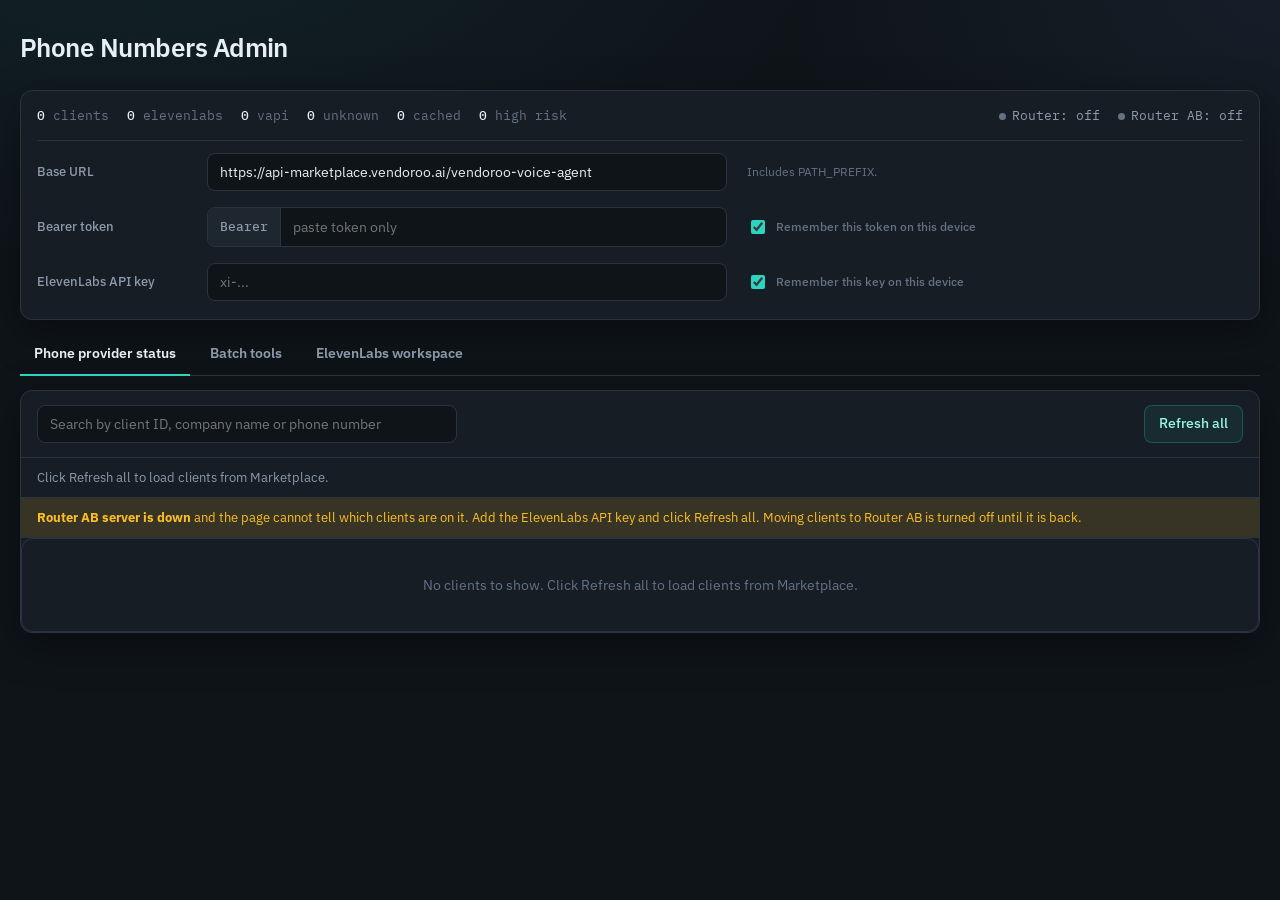
<file: index.html>
<!DOCTYPE html>
<html lang="en">
<head>
  <meta charset="UTF-8" />
  <meta name="viewport" content="width=device-width, initial-scale=1" />
  <title>Phone Numbers Admin</title>
  <link rel="preconnect" href="https://fonts.googleapis.com" />
  <link rel="preconnect" href="https://fonts.gstatic.com" crossorigin />
  <link href="https://fonts.googleapis.com/css2?family=IBM+Plex+Mono:wght@400;500;600&family=IBM+Plex+Sans:wght@400;500;600&display=swap" rel="stylesheet" />
  <link rel="stylesheet" href="css/app.css" />
</head>
<body>
  <div class="wrap">
    <header class="hero">
      <div>
        <h1>Phone Numbers Admin</h1>
      </div>
    </header>

    <section class="card auth-bar">
      <div class="card-bd">
        <div class="auth-summary">
          <span class="routing-meta" id="routingMeta"></span>
          <div class="auth-servers">
            <div class="pill" id="connPill"><span class="dot"></span><span id="connLabel"></span></div>
            <div class="pill" id="abPill"><span class="dot"></span><span id="abLabel"></span></div>
          </div>
        </div>
        <div class="auth-row">
          <div class="auth-label">
            <label for="baseUrl">Base URL</label>
          </div>
          <input id="baseUrl" type="text" spellcheck="false" />
          <div class="auth-side">
            <div class="hint">Includes PATH_PREFIX.</div>
          </div>
        </div>
        <div class="auth-row">
          <div class="auth-label">
            <label for="token">Bearer token</label>
          </div>
          <div class="input-with-prefix">
            <span class="prefix">Bearer</span>
            <input id="token" type="password" spellcheck="false" autocomplete="off" placeholder="paste token only" />
          </div>
          <div class="auth-side">
            <label class="check-inline" for="rememberToken">
              <input id="rememberToken" type="checkbox" checked />
              Remember this token on this device
            </label>
          </div>
        </div>
        <div class="auth-row">
          <div class="auth-label">
            <label for="elApiKey">ElevenLabs API key</label>
          </div>
          <input id="elApiKey" type="password" spellcheck="false" autocomplete="off" placeholder="xi-..." />
          <div class="auth-side">
            <label class="check-inline" for="rememberElKey">
              <input id="rememberElKey" type="checkbox" checked />
              Remember this key on this device
            </label>
          </div>
        </div>
      </div>
    </section>

    <div class="tabs" role="tablist" aria-label="Admin views">
      <button class="tab" type="button" role="tab" id="tabProvider" aria-controls="panelProvider" aria-selected="true">Phone provider status</button>
      <button class="tab" type="button" role="tab" id="tabBatch" aria-controls="panelBatch" aria-selected="false">Batch tools</button>
      <button class="tab" type="button" role="tab" id="tabElevenlabs" aria-controls="panelElevenlabs" aria-selected="false">ElevenLabs workspace</button>
    </div>

    <div class="tab-panel" id="panelProvider" role="tabpanel" aria-labelledby="tabProvider">
      <section class="card routing">
        <div class="card-hd">
          <div class="routing-search routing-search-inline">
            <input id="routingSearch" type="search" spellcheck="false" autocomplete="off" placeholder="Search by client ID, company name or phone number" aria-label="Search by client ID, company name or phone number" />
            <span class="routing-search-count" id="routingSearchCount" aria-live="polite"></span>
          </div>
          <div class="hd-actions">
            <div class="busy" id="routingBusy"><span class="spinner"></span><span id="routingBusyLabel">Refreshing…</span></div>
            <button class="btn-accent-soft" id="btnRefreshRouting" type="button">Refresh all</button>
          </div>
        </div>
        <div class="routing-source" id="routingSource" role="status" hidden></div>
        <div class="routing-source" id="abStatus" role="status" hidden></div>
        <div class="bulk-bar" id="bulkBar" role="toolbar" aria-label="Bulk actions for selected clients" hidden>
          <span class="bulk-count" id="bulkCount" aria-live="polite"></span>
          <div class="bulk-group" role="group" aria-label="Voice provider">
            <span class="bulk-label">Provider</span>
            <button type="button" class="btn-warn" data-bulk-provider="elevenlabs">ElevenLabs</button>
            <button type="button" class="btn-warn" data-bulk-provider="vapi">Vapi</button>
          </div>
          <div class="bulk-group" role="group" aria-label="ElevenLabs agent">
            <span class="bulk-label">Agent</span>
            <button type="button" class="btn-warn" data-bulk-arm="control">Router</button>
            <button type="button" class="btn-warn" data-bulk-arm="ab">Router AB</button>
          </div>
          <button type="button" class="btn-ghost" id="bulkClear">Clear</button>
        </div>
        <div class="table-wrap" id="routingPanel">
          <div class="empty" id="routingEmpty">No clients to show. Click Refresh all to load clients from Marketplace.</div>
          <table id="routingTable" hidden>
            <thead>
              <tr>
                <th class="select-cell"><input type="checkbox" id="routingSelectAll" aria-label="Select all shown clients" /></th>
                <th data-sort="client" class="th-sort" aria-sort="ascending" title="Sort by client">Client</th>
                <th>Company Name</th>
                <th>Phone</th>
                <th data-sort="primary" class="th-sort" aria-sort="none" title="Sort by voice provider">Voice provider</th>
                <th data-sort="arm" class="th-sort" aria-sort="none" title="Sort by ElevenLabs agent">ElevenLabs agent</th>
                <th data-sort="primary_sms" class="th-sort" aria-sort="none" title="Sort by primary SMS">Primary SMS</th>
                <th data-sort="fallback_sms" class="th-sort" aria-sort="none" title="Sort by fallback SMS">Fallback SMS</th>
              </tr>
            </thead>
            <tbody id="routingBody"></tbody>
          </table>
        </div>
      </section>
    </div>

    <div class="tab-panel" id="panelBatch" role="tabpanel" aria-labelledby="tabBatch" hidden>
      <ol class="flow">
        <li><span>1</span> Import to ElevenLabs</li>
        <li><span>2</span> Check status</li>
        <li><span>3</span> Switch provider</li>
      </ol>

      <div class="grid">
        <section class="card">
          <div class="card-hd">
            <h2>Request</h2>
            <span>client_ids · options</span>
          </div>
          <div class="card-bd">
            <div class="field">
              <label for="clientIds">Client IDs</label>
              <textarea id="clientIds" placeholder="101, 202, 303&#10;or one ID per line"></textarea>
              <div class="hint">Comma or newline separated. Max 100 per request.</div>
            </div>

            <div class="field">
              <label class="check" for="forwardVoice">
                <input id="forwardVoice" type="checkbox" checked />
                <div>
                  <strong>forward_voice</strong>
                  <small>Append ?forward=DefaultPhoneContact to primary and fallback voice URLs (POST only).</small>
                </div>
              </label>
            </div>

            <details class="twilio">
              <summary>Optional Twilio account override</summary>
              <div class="inner">
                <div class="row-2" style="margin-top: 4px;">
                  <div class="field">
                    <label for="twilioSid">twilio_account_sid</label>
                    <input id="twilioSid" type="text" spellcheck="false" placeholder="ACxxxx…" />
                  </div>
                  <div class="field">
                    <label for="twilioToken">twilio_auth_token</label>
                    <input id="twilioToken" type="password" spellcheck="false" autocomplete="off" />
                  </div>
                </div>
                <div class="hint">Both required together, or leave both empty to use server env credentials.</div>
              </div>
            </details>
          </div>
        </section>

        <section class="card">
          <div class="card-hd">
            <h2>Actions</h2>
            <div class="busy" id="busy"><span class="spinner"></span><span>Working…</span></div>
          </div>
          <div class="card-bd">
            <div class="actions">
              <div class="action">
                <div>
                  <h3>Phone number status</h3>
                  <p>GET · read-only Twilio webhooks + ElevenLabs import flags</p>
                </div>
                <div class="meta">
                  <button class="btn-info" id="btnStatus" type="button">Check status</button>
                </div>
              </div>

              <div class="action">
                <div>
                  <h3>Import ElevenLabs</h3>
                  <p>POST · import AssignedPhoneNumber; keeps Twilio on Vapi by default</p>
                </div>
                <div class="meta">
                  <button class="btn-primary" id="btnImport" type="button">Import</button>
                </div>
              </div>

              <div class="action">
                <div>
                  <h3>Switch phone provider</h3>
                  <p>POST · flip VoiceUrl + SmsUrl (+ fallbacks) live</p>
                </div>
                <div class="meta">
                  <div class="provider-toggle" role="radiogroup" aria-label="Target provider">
                    <label><input type="radio" name="provider" value="elevenlabs" checked /> elevenlabs</label>
                    <label><input type="radio" name="provider" value="vapi" /> vapi</label>
                  </div>
                  <button class="btn-warn" id="btnSwitch" type="button">Switch</button>
                </div>
              </div>

              <div class="action">
                <div>
                  <h3>Move to arm</h3>
                  <p>POST · assign-arm · set the ElevenLabs agent + environment (Router or Router AB)</p>
                </div>
                <div class="meta">
                  <div class="provider-toggle" role="radiogroup" aria-label="Target arm">
                    <label><input type="radio" name="arm" value="control" checked /> Router</label>
                    <label><input type="radio" name="arm" value="ab" /> Router AB</label>
                  </div>
                  <button class="btn-info" id="btnArmPreview" type="button">Preview</button>
                  <button class="btn-warn" id="btnArmApply" type="button">Apply</button>
                </div>
              </div>
            </div>
          </div>
        </section>
      </div>

      <div class="results-bar">
        <h2>Results</h2>
        <div class="stats" id="stats"></div>
      </div>

      <div class="table-wrap" id="resultsPanel">
        <div class="empty" id="emptyState">Run an action to see per-client outcomes here.</div>
        <table id="resultsTable" hidden>
          <thead>
            <tr>
              <th>Client</th>
              <th>Phone</th>
              <th>Status</th>
              <th>Reason</th>
              <th>EL imported</th>
              <th>Voice URL</th>
              <th>SMS URL</th>
            </tr>
          </thead>
          <tbody id="resultsBody"></tbody>
        </table>
      </div>

      <details class="raw" id="rawBlock" hidden>
        <summary>Raw JSON response</summary>
        <pre id="rawJson"></pre>
      </details>
    </div>

    <div class="tab-panel" id="panelElevenlabs" role="tabpanel" aria-labelledby="tabElevenlabs" hidden>
      <section class="card routing">
        <div class="card-hd">
          <div>
            <h2>ElevenLabs workspace</h2>
            <span>Phone numbers · environment variables · members</span>
          </div>
          <div class="hd-actions">
            <span class="routing-meta" id="elWorkspaceMeta"></span>
            <div class="busy" id="elBusy"><span class="spinner"></span><span id="elBusyLabel">Working…</span></div>
            <button class="btn-info" id="btnElConnect" type="button">Connect</button>
          </div>
        </div>
        <div class="card-bd el-workspace">
          <div class="tabs" id="elTabs" role="tablist" aria-label="ElevenLabs workspace views">
            <button class="tab" type="button" role="tab" id="elTabPhones" data-tab="phones" aria-controls="elViewPhones" aria-selected="true">Phone numbers</button>
            <button class="tab" type="button" role="tab" id="elTabEnvs" data-tab="envs" aria-controls="elViewEnvs" aria-selected="false">Environments</button>
            <button class="tab" type="button" role="tab" id="elTabMembers" data-tab="members" aria-controls="elViewMembers" aria-selected="false">Members</button>
          </div>

          <div class="el-view" id="elViewPhones" role="tabpanel" aria-labelledby="elTabPhones">
            <div class="table-wrap" id="elPhonePanel">
              <div class="empty">Paste an ElevenLabs API key and connect.</div>
            </div>
          </div>

          <div class="el-view" id="elViewEnvs" role="tabpanel" aria-labelledby="elTabEnvs" hidden>
            <div class="table-wrap" id="elEnvPanel">
              <div class="empty">Connect to load environment variables.</div>
            </div>
          </div>

          <div class="el-view" id="elViewMembers" role="tabpanel" aria-labelledby="elTabMembers" hidden>
            <div class="table-wrap" id="elMemberPanel">
              <div class="empty">Connect to load members.</div>
            </div>
          </div>
        </div>
      </section>
    </div>
  </div>

  <dialog id="confirmDialog">
    <div class="dlg-bd">
      <h3 id="confirmTitle">Switch live provider?</h3>
      <p id="confirmText">This updates Twilio webhook URLs for the selected clients.</p>
    </div>
    <div class="dlg-actions">
      <button class="btn-ghost" id="confirmCancel" type="button">Cancel</button>
      <button class="btn-warn" id="confirmOk" type="button">Switch now</button>
    </div>
  </dialog>

  <div class="bulk-progress" id="bulkProgress" role="status" aria-live="polite" hidden>
    <div class="bulk-progress-text">
      <strong id="bulkProgressTitle"></strong>
      <span id="bulkProgressDetail"></span>
    </div>
    <div class="bulk-progress-track"><div class="bulk-progress-fill" id="bulkProgressFill"></div></div>
    <button type="button" class="btn-ghost" id="bulkStop">Stop after this one</button>
  </div>

  <div id="toasts" class="toasts" aria-live="polite"></div>

  <script type="module" src="js/main.js"></script>
</body>
</html>
</file>
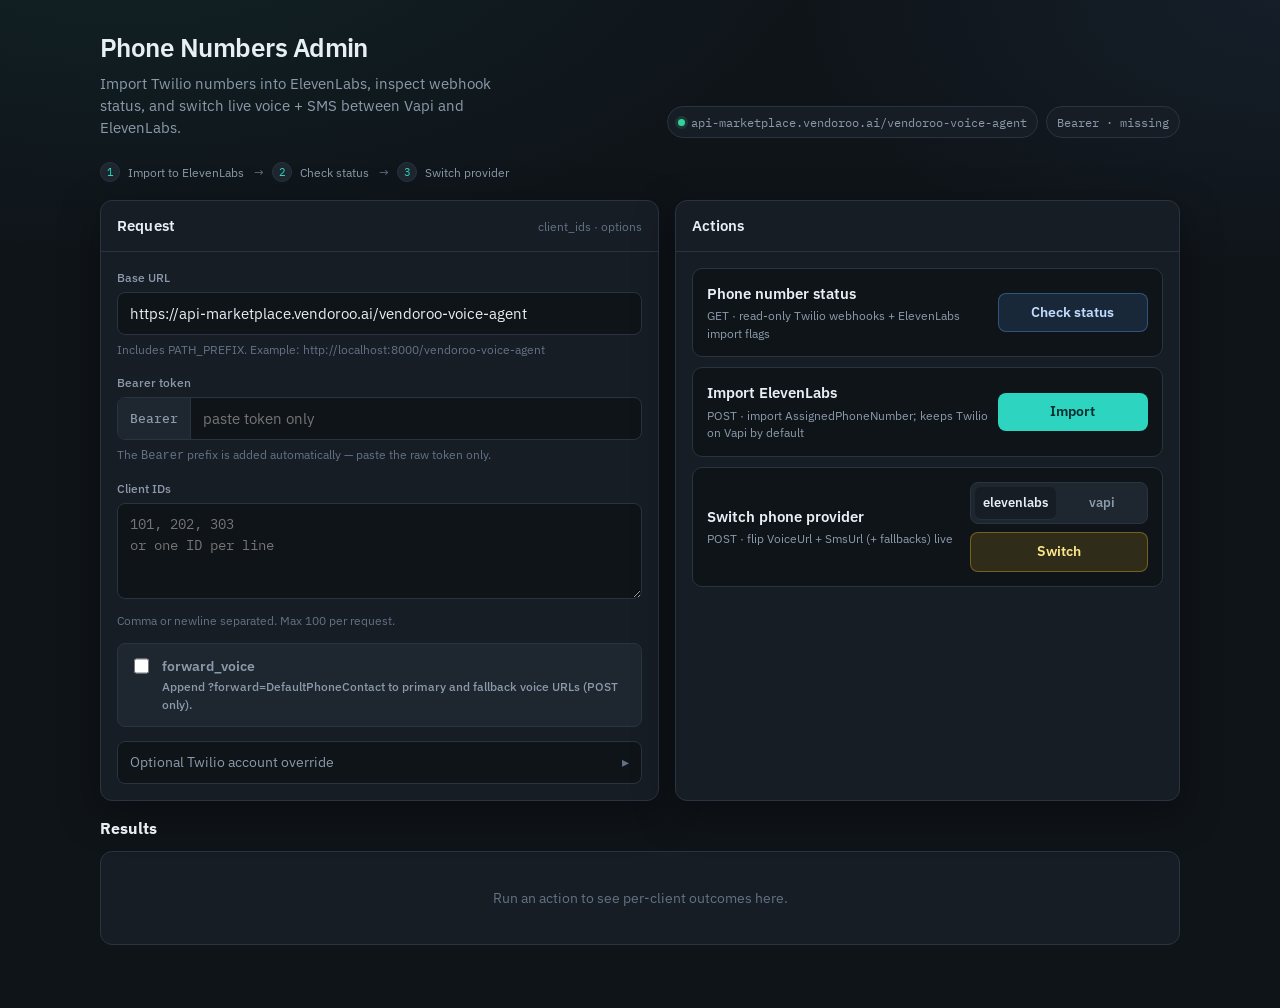
<file: phone-numbers-admin.html>
<!DOCTYPE html>
<html lang="en">
<head>
  <meta charset="UTF-8" />
  <meta name="viewport" content="width=device-width, initial-scale=1" />
  <title>Phone Numbers Admin</title>
  <style>
    :root {
      --bg: #0f1419;
      --bg-elevated: #171d25;
      --bg-soft: #1e2630;
      --border: #2a3441;
      --border-strong: #3a4656;
      --text: #e8eef5;
      --text-muted: #8b9aab;
      --text-faint: #627285;
      --accent: #2dd4bf;
      --accent-dim: rgba(45, 212, 191, 0.14);
      --accent-text: #042f2e;
      --warn: #fbbf24;
      --warn-dim: rgba(251, 191, 36, 0.14);
      --danger: #f87171;
      --danger-dim: rgba(248, 113, 113, 0.14);
      --ok: #34d399;
      --ok-dim: rgba(52, 211, 153, 0.14);
      --info: #60a5fa;
      --info-dim: rgba(96, 165, 250, 0.14);
      --radius: 12px;
      --shadow: 0 12px 40px rgba(0, 0, 0, 0.35);
      --font: "IBM Plex Sans", "Segoe UI", sans-serif;
      --mono: "IBM Plex Mono", "SF Mono", ui-monospace, monospace;
    }

    * { box-sizing: border-box; }

    body {
      margin: 0;
      min-height: 100vh;
      font-family: var(--font);
      color: var(--text);
      background:
        radial-gradient(1200px 600px at 10% -10%, rgba(45, 212, 191, 0.08), transparent 60%),
        radial-gradient(900px 500px at 100% 0%, rgba(96, 165, 250, 0.07), transparent 55%),
        var(--bg);
      line-height: 1.45;
    }

    a { color: var(--accent); }

    .wrap {
      max-width: 1120px;
      margin: 0 auto;
      padding: 28px 20px 64px;
    }

    header.hero {
      display: flex;
      flex-wrap: wrap;
      align-items: flex-end;
      justify-content: space-between;
      gap: 16px;
      margin-bottom: 24px;
    }

    header.hero h1 {
      margin: 0 0 6px;
      font-size: 1.65rem;
      font-weight: 600;
      letter-spacing: -0.02em;
    }

    header.hero p {
      margin: 0;
      color: var(--text-muted);
      max-width: 46ch;
      font-size: 0.95rem;
    }

    .pill-row {
      display: flex;
      flex-wrap: wrap;
      gap: 8px;
    }

    .pill {
      display: inline-flex;
      align-items: center;
      gap: 6px;
      padding: 6px 10px;
      border-radius: 999px;
      border: 1px solid var(--border);
      background: var(--bg-elevated);
      color: var(--text-muted);
      font-size: 0.78rem;
      font-family: var(--mono);
    }

    .pill .dot {
      width: 7px;
      height: 7px;
      border-radius: 50%;
      background: var(--text-faint);
    }

    .pill.live .dot { background: var(--ok); box-shadow: 0 0 0 3px var(--ok-dim); }

    .grid {
      display: grid;
      grid-template-columns: 1.05fr 0.95fr;
      gap: 16px;
    }

    @media (max-width: 900px) {
      .grid { grid-template-columns: 1fr; }
    }

    .card {
      background: var(--bg-elevated);
      border: 1px solid var(--border);
      border-radius: var(--radius);
      box-shadow: var(--shadow);
      overflow: hidden;
    }

    .card-hd {
      padding: 14px 16px;
      border-bottom: 1px solid var(--border);
      display: flex;
      align-items: center;
      justify-content: space-between;
      gap: 12px;
    }

    .card-hd h2 {
      margin: 0;
      font-size: 0.92rem;
      font-weight: 600;
      letter-spacing: 0.01em;
    }

    .card-hd span {
      color: var(--text-faint);
      font-size: 0.78rem;
    }

    .card-bd { padding: 16px; }

    label {
      display: block;
      font-size: 0.78rem;
      color: var(--text-muted);
      margin-bottom: 6px;
      font-weight: 500;
    }

    .field { margin-bottom: 14px; }

    .field:last-child { margin-bottom: 0; }

    input[type="text"],
    input[type="password"],
    textarea,
    select {
      width: 100%;
      border: 1px solid var(--border);
      background: var(--bg);
      color: var(--text);
      border-radius: 8px;
      padding: 10px 12px;
      font: inherit;
      font-size: 0.92rem;
      outline: none;
      transition: border-color 0.15s, box-shadow 0.15s;
    }

    textarea {
      min-height: 96px;
      resize: vertical;
      font-family: var(--mono);
      font-size: 0.85rem;
      line-height: 1.5;
    }

    .input-with-prefix {
      display: flex;
      align-items: stretch;
      border: 1px solid var(--border);
      border-radius: 8px;
      background: var(--bg);
      overflow: hidden;
      transition: border-color 0.15s, box-shadow 0.15s;
    }

    .input-with-prefix:focus-within {
      border-color: var(--accent);
      box-shadow: 0 0 0 3px var(--accent-dim);
    }

    .input-with-prefix .prefix {
      display: flex;
      align-items: center;
      padding: 0 12px;
      border-right: 1px solid var(--border);
      background: var(--bg-soft);
      color: var(--text-muted);
      font-family: var(--mono);
      font-size: 0.82rem;
      font-weight: 500;
      white-space: nowrap;
      user-select: none;
    }

    .input-with-prefix input {
      border: none;
      border-radius: 0;
      box-shadow: none;
      background: transparent;
    }

    .input-with-prefix input:focus {
      border: none;
      box-shadow: none;
    }

    .hint {
      margin-top: 6px;
      font-size: 0.75rem;
      color: var(--text-faint);
    }

    .row-2 {
      display: grid;
      grid-template-columns: 1fr 1fr;
      gap: 12px;
    }

    @media (max-width: 560px) {
      .row-2 { grid-template-columns: 1fr; }
    }

    .check {
      display: flex;
      align-items: flex-start;
      gap: 10px;
      padding: 12px;
      border-radius: 8px;
      border: 1px solid var(--border);
      background: var(--bg-soft);
      cursor: pointer;
      user-select: none;
    }

    .check input {
      margin-top: 2px;
      accent-color: var(--accent);
      width: 16px;
      height: 16px;
    }

    .check strong {
      display: block;
      font-size: 0.88rem;
      font-weight: 600;
    }

    .check small {
      display: block;
      color: var(--text-muted);
      font-size: 0.76rem;
      margin-top: 2px;
    }

    details.twilio {
      border: 1px solid var(--border);
      border-radius: 8px;
      background: var(--bg);
      overflow: hidden;
    }

    details.twilio summary {
      cursor: pointer;
      padding: 11px 12px;
      color: var(--text-muted);
      font-size: 0.85rem;
      list-style: none;
      display: flex;
      justify-content: space-between;
      align-items: center;
    }

    details.twilio summary::-webkit-details-marker { display: none; }

    details.twilio summary::after {
      content: "▸";
      color: var(--text-faint);
      transition: transform 0.15s;
    }

    details.twilio[open] summary::after { transform: rotate(90deg); }

    details.twilio .inner { padding: 0 12px 12px; }

    .actions {
      display: flex;
      flex-direction: column;
      gap: 10px;
    }

    .action {
      display: grid;
      grid-template-columns: 1fr auto;
      gap: 10px;
      align-items: center;
      padding: 14px;
      border-radius: 10px;
      border: 1px solid var(--border);
      background: var(--bg);
    }

    .action h3 {
      margin: 0 0 3px;
      font-size: 0.92rem;
      font-weight: 600;
    }

    .action p {
      margin: 0;
      color: var(--text-muted);
      font-size: 0.76rem;
    }

    .action .meta {
      display: flex;
      flex-direction: column;
      gap: 8px;
      align-items: stretch;
      min-width: 150px;
    }

    button {
      appearance: none;
      border: none;
      border-radius: 8px;
      padding: 9px 14px;
      font: inherit;
      font-size: 0.85rem;
      font-weight: 600;
      cursor: pointer;
      transition: transform 0.08s, opacity 0.15s, background 0.15s;
      white-space: nowrap;
    }

    button:active { transform: translateY(1px); }
    button:disabled { opacity: 0.55; cursor: not-allowed; transform: none; }

    .btn-primary {
      background: var(--accent);
      color: var(--accent-text);
    }

    .btn-primary:hover:not(:disabled) { filter: brightness(1.05); }

    .btn-info {
      background: var(--info-dim);
      color: #bfdbfe;
      border: 1px solid rgba(96, 165, 250, 0.35);
    }

    .btn-warn {
      background: var(--warn-dim);
      color: #fde68a;
      border: 1px solid rgba(251, 191, 36, 0.35);
    }

    .btn-ghost {
      background: transparent;
      color: var(--text-muted);
      border: 1px solid var(--border);
    }

    .btn-ghost:hover:not(:disabled) {
      color: var(--text);
      border-color: var(--border-strong);
    }

    .provider-toggle {
      display: grid;
      grid-template-columns: 1fr 1fr;
      gap: 6px;
      background: var(--bg-soft);
      border: 1px solid var(--border);
      border-radius: 8px;
      padding: 4px;
    }

    .provider-toggle label {
      margin: 0;
      text-align: center;
      padding: 7px 8px;
      border-radius: 6px;
      cursor: pointer;
      color: var(--text-muted);
      font-size: 0.8rem;
      font-weight: 600;
    }

    .provider-toggle input { display: none; }

    .provider-toggle label:has(input:checked) {
      background: var(--bg-elevated);
      color: var(--text);
      box-shadow: 0 1px 0 rgba(255, 255, 255, 0.04);
    }

    .results-bar {
      display: flex;
      flex-wrap: wrap;
      gap: 8px;
      align-items: center;
      justify-content: space-between;
      margin-top: 16px;
      margin-bottom: 10px;
    }

    .results-bar h2 {
      margin: 0;
      font-size: 1rem;
    }

    .stats {
      display: flex;
      flex-wrap: wrap;
      gap: 8px;
    }

    .stat {
      font-family: var(--mono);
      font-size: 0.75rem;
      padding: 4px 8px;
      border-radius: 999px;
      border: 1px solid var(--border);
      color: var(--text-muted);
      background: var(--bg-elevated);
    }

    .stat.ok { color: var(--ok); border-color: rgba(52, 211, 153, 0.35); background: var(--ok-dim); }
    .stat.err { color: var(--danger); border-color: rgba(248, 113, 113, 0.35); background: var(--danger-dim); }
    .stat.skip { color: var(--warn); border-color: rgba(251, 191, 36, 0.35); background: var(--warn-dim); }

    .banner {
      display: none;
      margin-bottom: 14px;
      padding: 11px 13px;
      border-radius: 8px;
      font-size: 0.86rem;
      border: 1px solid var(--border);
    }

    .banner.show { display: block; }
    .banner.error { background: var(--danger-dim); border-color: rgba(248, 113, 113, 0.4); color: #fecaca; }
    .banner.info { background: var(--info-dim); border-color: rgba(96, 165, 250, 0.35); color: #bfdbfe; }
    .banner.ok { background: var(--ok-dim); border-color: rgba(52, 211, 153, 0.35); color: #a7f3d0; }

    .table-wrap {
      overflow: auto;
      border: 1px solid var(--border);
      border-radius: var(--radius);
      background: var(--bg-elevated);
    }

    table {
      width: 100%;
      border-collapse: collapse;
      min-width: 760px;
      font-size: 0.84rem;
    }

    th, td {
      text-align: left;
      padding: 11px 12px;
      border-bottom: 1px solid var(--border);
      vertical-align: top;
    }

    th {
      color: var(--text-faint);
      font-weight: 600;
      font-size: 0.72rem;
      text-transform: uppercase;
      letter-spacing: 0.04em;
      background: var(--bg-soft);
      position: sticky;
      top: 0;
    }

    tr:last-child td { border-bottom: none; }

    tr:hover td { background: rgba(255, 255, 255, 0.015); }

    .mono { font-family: var(--mono); font-size: 0.8rem; }
    .muted { color: var(--text-muted); }
    .faint { color: var(--text-faint); }

    .badge {
      display: inline-block;
      padding: 3px 8px;
      border-radius: 999px;
      font-size: 0.72rem;
      font-weight: 600;
      font-family: var(--mono);
      letter-spacing: 0.01em;
      border: 1px solid transparent;
    }

    .badge-ok, .badge-imported, .badge-updated, .badge-already_imported, .badge-already_set {
      background: var(--ok-dim);
      color: var(--ok);
      border-color: rgba(52, 211, 153, 0.3);
    }

    .badge-skipped {
      background: var(--warn-dim);
      color: var(--warn);
      border-color: rgba(251, 191, 36, 0.3);
    }

    .badge-error {
      background: var(--danger-dim);
      color: var(--danger);
      border-color: rgba(248, 113, 113, 0.3);
    }

    .url-cell {
      max-width: 220px;
      overflow: hidden;
      text-overflow: ellipsis;
      white-space: nowrap;
      font-family: var(--mono);
      font-size: 0.72rem;
      color: var(--text-muted);
    }

    .empty {
      padding: 36px 20px;
      text-align: center;
      color: var(--text-faint);
      font-size: 0.9rem;
    }

    .raw {
      margin-top: 12px;
      border: 1px solid var(--border);
      border-radius: var(--radius);
      background: var(--bg-elevated);
      overflow: hidden;
    }

    .raw summary {
      cursor: pointer;
      padding: 10px 14px;
      color: var(--text-muted);
      font-size: 0.82rem;
      list-style: none;
    }

    .raw summary::-webkit-details-marker { display: none; }

    .raw pre {
      margin: 0;
      padding: 0 14px 14px;
      overflow: auto;
      max-height: 360px;
      font-family: var(--mono);
      font-size: 0.75rem;
      color: #cbd5e1;
      line-height: 1.5;
      white-space: pre-wrap;
      word-break: break-word;
    }

    .busy {
      display: none;
      align-items: center;
      gap: 8px;
      color: var(--text-muted);
      font-size: 0.8rem;
    }

    .busy.show { display: inline-flex; }

    .spinner {
      width: 14px;
      height: 14px;
      border: 2px solid var(--border-strong);
      border-top-color: var(--accent);
      border-radius: 50%;
      animation: spin 0.7s linear infinite;
    }

    @keyframes spin { to { transform: rotate(360deg); } }

    dialog {
      border: 1px solid var(--border);
      border-radius: 12px;
      padding: 0;
      background: var(--bg-elevated);
      color: var(--text);
      box-shadow: var(--shadow);
      width: min(420px, calc(100vw - 32px));
    }

    dialog::backdrop { background: rgba(0, 0, 0, 0.55); }

    dialog .dlg-bd { padding: 18px; }
    dialog h3 { margin: 0 0 8px; font-size: 1rem; }
    dialog p { margin: 0; color: var(--text-muted); font-size: 0.88rem; }
    dialog .dlg-actions {
      display: flex;
      justify-content: flex-end;
      gap: 8px;
      padding: 12px 18px 18px;
    }

    .flow {
      display: flex;
      flex-wrap: wrap;
      gap: 8px;
      margin: 0 0 18px;
      padding: 0;
      list-style: none;
    }

    .flow li {
      display: flex;
      align-items: center;
      gap: 8px;
      color: var(--text-muted);
      font-size: 0.78rem;
    }

    .flow li span {
      display: inline-flex;
      align-items: center;
      justify-content: center;
      width: 20px;
      height: 20px;
      border-radius: 50%;
      background: var(--bg-soft);
      border: 1px solid var(--border);
      font-family: var(--mono);
      font-size: 0.7rem;
      color: var(--accent);
    }

    .flow li:not(:last-child)::after {
      content: "→";
      color: var(--text-faint);
      margin-left: 2px;
    }
  </style>
  <link rel="preconnect" href="https://fonts.googleapis.com" />
  <link rel="preconnect" href="https://fonts.gstatic.com" crossorigin />
  <link href="https://fonts.googleapis.com/css2?family=IBM+Plex+Mono:wght@400;500;600&family=IBM+Plex+Sans:wght@400;500;600&display=swap" rel="stylesheet" />
</head>
<body>
  <div class="wrap">
    <header class="hero">
      <div>
        <h1>Phone Numbers Admin</h1>
        <p>Import Twilio numbers into ElevenLabs, inspect webhook status, and switch live voice + SMS between Vapi and ElevenLabs.</p>
      </div>
      <div class="pill-row">
        <div class="pill" id="connPill"><span class="dot"></span><span id="connLabel">no base URL</span></div>
        <div class="pill" id="authPill">Bearer · missing</div>
      </div>
    </header>

    <ol class="flow">
      <li><span>1</span> Import to ElevenLabs</li>
      <li><span>2</span> Check status</li>
      <li><span>3</span> Switch provider</li>
    </ol>

    <div id="banner" class="banner" role="status"></div>

    <div class="grid">
      <section class="card">
        <div class="card-hd">
          <h2>Request</h2>
          <span>client_ids · options</span>
        </div>
        <div class="card-bd">
          <div class="field">
            <label for="baseUrl">Base URL</label>
            <input id="baseUrl" type="text" spellcheck="false" />
            <div class="hint">Includes PATH_PREFIX. Example: http://localhost:8000/vendoroo-voice-agent</div>
          </div>

          <div class="field">
            <label for="token">Bearer token</label>
            <div class="input-with-prefix">
              <span class="prefix">Bearer</span>
              <input id="token" type="password" spellcheck="false" autocomplete="off" placeholder="paste token only" />
            </div>
            <div class="hint">The <code>Bearer</code> prefix is added automatically — paste the raw token only.</div>
          </div>

          <div class="field">
            <label for="clientIds">Client IDs</label>
            <textarea id="clientIds" placeholder="101, 202, 303&#10;or one ID per line"></textarea>
            <div class="hint">Comma or newline separated. Max 100 per request.</div>
          </div>

          <div class="field">
            <label class="check" for="forwardVoice">
              <input id="forwardVoice" type="checkbox" />
              <div>
                <strong>forward_voice</strong>
                <small>Append ?forward=DefaultPhoneContact to primary and fallback voice URLs (POST only).</small>
              </div>
            </label>
          </div>

          <details class="twilio">
            <summary>Optional Twilio account override</summary>
            <div class="inner">
              <div class="row-2" style="margin-top: 4px;">
                <div class="field">
                  <label for="twilioSid">twilio_account_sid</label>
                  <input id="twilioSid" type="text" spellcheck="false" placeholder="ACxxxx…" />
                </div>
                <div class="field">
                  <label for="twilioToken">twilio_auth_token</label>
                  <input id="twilioToken" type="password" spellcheck="false" autocomplete="off" />
                </div>
              </div>
              <div class="hint">Both required together, or leave both empty to use server env credentials.</div>
            </div>
          </details>
        </div>
      </section>

      <section class="card">
        <div class="card-hd">
          <h2>Actions</h2>
          <div class="busy" id="busy"><span class="spinner"></span><span>Working…</span></div>
        </div>
        <div class="card-bd">
          <div class="actions">
            <div class="action">
              <div>
                <h3>Phone number status</h3>
                <p>GET · read-only Twilio webhooks + ElevenLabs import flags</p>
              </div>
              <div class="meta">
                <button class="btn-info" id="btnStatus" type="button">Check status</button>
              </div>
            </div>

            <div class="action">
              <div>
                <h3>Import ElevenLabs</h3>
                <p>POST · import AssignedPhoneNumber; keeps Twilio on Vapi by default</p>
              </div>
              <div class="meta">
                <button class="btn-primary" id="btnImport" type="button">Import</button>
              </div>
            </div>

            <div class="action">
              <div>
                <h3>Switch phone provider</h3>
                <p>POST · flip VoiceUrl + SmsUrl (+ fallbacks) live</p>
              </div>
              <div class="meta">
                <div class="provider-toggle" role="radiogroup" aria-label="Target provider">
                  <label><input type="radio" name="provider" value="elevenlabs" checked /> elevenlabs</label>
                  <label><input type="radio" name="provider" value="vapi" /> vapi</label>
                </div>
                <button class="btn-warn" id="btnSwitch" type="button">Switch</button>
              </div>
            </div>
          </div>
        </div>
      </section>
    </div>

    <div class="results-bar">
      <h2>Results</h2>
      <div class="stats" id="stats"></div>
    </div>

    <div class="table-wrap" id="resultsPanel">
      <div class="empty" id="emptyState">Run an action to see per-client outcomes here.</div>
      <table id="resultsTable" hidden>
        <thead>
          <tr>
            <th>Client</th>
            <th>Phone</th>
            <th>Status</th>
            <th>Reason</th>
            <th>EL imported</th>
            <th>Voice URL</th>
            <th>SMS URL</th>
          </tr>
        </thead>
        <tbody id="resultsBody"></tbody>
      </table>
    </div>

    <details class="raw" id="rawBlock" hidden>
      <summary>Raw JSON response</summary>
      <pre id="rawJson"></pre>
    </details>
  </div>

  <dialog id="confirmDialog">
    <div class="dlg-bd">
      <h3>Switch live provider?</h3>
      <p id="confirmText">This updates Twilio webhook URLs for the selected clients.</p>
    </div>
    <div class="dlg-actions">
      <button class="btn-ghost" id="confirmCancel" type="button">Cancel</button>
      <button class="btn-warn" id="confirmOk" type="button">Switch now</button>
    </div>
  </dialog>

  <script>
    const CONFIG = {
      baseUrl: "https://api-marketplace.vendoroo.ai/vendoroo-voice-agent",
      token: "",
    };

    const els = {
      baseUrl: document.getElementById("baseUrl"),
      token: document.getElementById("token"),
      clientIds: document.getElementById("clientIds"),
      forwardVoice: document.getElementById("forwardVoice"),
      twilioSid: document.getElementById("twilioSid"),
      twilioToken: document.getElementById("twilioToken"),
      banner: document.getElementById("banner"),
      busy: document.getElementById("busy"),
      stats: document.getElementById("stats"),
      emptyState: document.getElementById("emptyState"),
      resultsTable: document.getElementById("resultsTable"),
      resultsBody: document.getElementById("resultsBody"),
      rawBlock: document.getElementById("rawBlock"),
      rawJson: document.getElementById("rawJson"),
      connLabel: document.getElementById("connLabel"),
      connPill: document.getElementById("connPill"),
      authPill: document.getElementById("authPill"),
      confirmDialog: document.getElementById("confirmDialog"),
      confirmText: document.getElementById("confirmText"),
      confirmOk: document.getElementById("confirmOk"),
      confirmCancel: document.getElementById("confirmCancel"),
      btnStatus: document.getElementById("btnStatus"),
      btnImport: document.getElementById("btnImport"),
      btnSwitch: document.getElementById("btnSwitch"),
    };

    els.baseUrl.value = CONFIG.baseUrl;
    els.token.value = CONFIG.token;
    updateHeaderPills();
    els.baseUrl.addEventListener("input", updateHeaderPills);
    els.token.addEventListener("input", updateHeaderPills);

    function updateHeaderPills() {
      const base = els.baseUrl.value.trim();
      if (!base) {
        els.connLabel.textContent = "no base URL";
        els.connPill.classList.remove("live");
      } else {
        try {
          const u = new URL(base);
          els.connLabel.textContent = u.host + u.pathname.replace(/\/$/, "");
          els.connPill.classList.add("live");
        } catch {
          els.connLabel.textContent = "invalid base URL";
          els.connPill.classList.remove("live");
        }
      }

      if (els.token.value.trim()) {
        els.authPill.textContent = "Bearer · configured";
        els.authPill.classList.add("live");
      } else {
        els.authPill.textContent = "Bearer · missing";
        els.authPill.classList.remove("live");
      }
    }

    function parseClientIds() {
      const raw = els.clientIds.value.trim();
      if (!raw) return [];
      const parts = raw.split(/[\s,;]+/).map((p) => p.trim()).filter(Boolean);
      const ids = [];
      for (const part of parts) {
        if (!/^\d+$/.test(part)) {
          throw new Error(`Invalid client ID: "${part}" (digits only)`);
        }
        ids.push(Number(part));
      }
      const unique = [...new Set(ids)];
      if (unique.length > 100) {
        throw new Error("Maximum 100 client IDs per request");
      }
      return unique;
    }

    function twilioOverride() {
      const sid = els.twilioSid.value.trim();
      const token = els.twilioToken.value.trim();
      if (Boolean(sid) !== Boolean(token)) {
        throw new Error("twilio_account_sid and twilio_auth_token must both be provided or both omitted");
      }
      if (!sid) return null;
      return { twilio_account_sid: sid, twilio_auth_token: token };
    }

    function selectedProvider() {
      const checked = document.querySelector('input[name="provider"]:checked');
      return checked ? checked.value : "elevenlabs";
    }

    function setBusy(on) {
      els.busy.classList.toggle("show", on);
      els.btnStatus.disabled = on;
      els.btnImport.disabled = on;
      els.btnSwitch.disabled = on;
    }

    function showBanner(type, message) {
      els.banner.className = `banner show ${type}`;
      els.banner.textContent = message;
    }

    function clearBanner() {
      els.banner.className = "banner";
      els.banner.textContent = "";
    }

    function escapeHtml(value) {
      return String(value)
        .replaceAll("&", "&amp;")
        .replaceAll("<", "&lt;")
        .replaceAll(">", "&gt;")
        .replaceAll('"', "&quot;");
    }

    function badgeClass(status) {
      const key = String(status || "").toLowerCase().replaceAll("-", "_");
      return `badge badge-${key}`;
    }

    function classifyStatus(status) {
      const s = String(status || "").toLowerCase();
      if (s === "error") return "err";
      if (s === "skipped") return "skip";
      return "ok";
    }

    function renderResults(payload) {
      const results = Array.isArray(payload?.results) ? payload.results : [];
      els.rawJson.textContent = JSON.stringify(payload, null, 2);
      els.rawBlock.hidden = false;

      if (!results.length) {
        els.emptyState.hidden = false;
        els.emptyState.textContent = "Request succeeded but returned no results.";
        els.resultsTable.hidden = true;
        els.stats.innerHTML = "";
        return;
      }

      els.emptyState.hidden = true;
      els.resultsTable.hidden = false;

      let ok = 0;
      let err = 0;
      let skip = 0;
      for (const row of results) {
        const bucket = classifyStatus(row.status);
        if (bucket === "err") err += 1;
        else if (bucket === "skip") skip += 1;
        else ok += 1;
      }

      const action = payload.action ? escapeHtml(payload.action) : "batch";
      const provider = payload.provider ? ` · ${escapeHtml(payload.provider)}` : "";
      els.stats.innerHTML = `
        <span class="stat">${action}${provider}</span>
        <span class="stat ok">${ok} ok</span>
        <span class="stat skip">${skip} skipped</span>
        <span class="stat err">${err} error</span>
      `;

      els.resultsBody.innerHTML = results.map((row) => {
        const elImported = row.elevenlabs_imported === true
          ? "yes"
          : row.elevenlabs_imported === false
            ? "no"
            : "—";
        return `
          <tr>
            <td class="mono">${escapeHtml(row.client_id ?? "—")}</td>
            <td class="mono">${escapeHtml(row.phone_number ?? "—")}</td>
            <td><span class="${badgeClass(row.status)}">${escapeHtml(row.status ?? "—")}</span></td>
            <td class="muted">${escapeHtml(row.reason ?? "—")}</td>
            <td class="mono">${escapeHtml(elImported)}</td>
            <td class="url-cell" title="${escapeHtml(row.voice_url ?? "")}">${escapeHtml(row.voice_url ?? "—")}</td>
            <td class="url-cell" title="${escapeHtml(row.sms_url ?? "")}">${escapeHtml(row.sms_url ?? "—")}</td>
          </tr>
        `;
      }).join("");
    }

    async function apiRequest(method, path, body) {
      const base = els.baseUrl.value.trim().replace(/\/$/, "");
      let token = els.token.value.trim();
      if (!base) throw new Error("Base URL is required");
      if (!token) throw new Error("Bearer token is required");
      if (/^bearer\s+/i.test(token)) {
        token = token.replace(/^bearer\s+/i, "").trim();
      }
      if (!token) throw new Error("Bearer token is required");

      const headers = {
        Authorization: `Bearer ${token}`,
        Accept: "application/json",
      };
      const init = { method, headers };
      if (body !== undefined) {
        headers["Content-Type"] = "application/json";
        init.body = JSON.stringify(body);
      }

      const response = await fetch(`${base}${path}`, init);
      const text = await response.text();
      let data = null;
      try {
        data = text ? JSON.parse(text) : null;
      } catch {
        data = { raw: text };
      }

      if (!response.ok) {
        const detail = data?.detail ?? data?.message ?? text ?? response.statusText;
        const detailText = typeof detail === "string" ? detail : JSON.stringify(detail);
        throw new Error(`HTTP ${response.status}: ${detailText}`);
      }
      return data;
    }

    async function runStatus() {
      clearBanner();
      const ids = parseClientIds();
      if (!ids.length) throw new Error("Enter at least one client ID");
      const twilio = twilioOverride();
      const params = new URLSearchParams({ client_ids: ids.join(",") });
      if (twilio) {
        params.set("twilio_account_sid", twilio.twilio_account_sid);
        params.set("twilio_auth_token", twilio.twilio_auth_token);
      }
      return apiRequest("GET", `/api/admin/phone-numbers/phone-number-status?${params}`);
    }

    async function runImport() {
      clearBanner();
      const ids = parseClientIds();
      if (!ids.length) throw new Error("Enter at least one client ID");
      const body = {
        client_ids: ids,
        forward_voice: els.forwardVoice.checked,
      };
      const twilio = twilioOverride();
      if (twilio) Object.assign(body, twilio);
      return apiRequest("POST", "/api/admin/phone-numbers/import-elevenlabs", body);
    }

    async function runSwitch() {
      clearBanner();
      const ids = parseClientIds();
      if (!ids.length) throw new Error("Enter at least one client ID");
      const body = {
        client_ids: ids,
        provider: selectedProvider(),
        forward_voice: els.forwardVoice.checked,
      };
      const twilio = twilioOverride();
      if (twilio) Object.assign(body, twilio);
      return apiRequest("POST", "/api/admin/phone-numbers/switch-phone-provider", body);
    }

    async function withUi(fn) {
      setBusy(true);
      try {
        const data = await fn();
        renderResults(data);
        const n = Array.isArray(data?.results) ? data.results.length : 0;
        const errors = (data?.results || []).filter((r) => String(r.status).toLowerCase() === "error").length;
        if (errors) {
          showBanner("error", `Completed with ${errors} error(s) out of ${n} result(s).`);
        } else {
          showBanner("ok", `Done — ${n} result(s).`);
        }
      } catch (err) {
        showBanner("error", err.message || String(err));
      } finally {
        setBusy(false);
      }
    }

    els.btnStatus.addEventListener("click", () => withUi(runStatus));
    els.btnImport.addEventListener("click", () => withUi(runImport));

    let pendingSwitch = null;
    els.btnSwitch.addEventListener("click", () => {
      try {
        const ids = parseClientIds();
        if (!ids.length) throw new Error("Enter at least one client ID");
        twilioOverride();
        const provider = selectedProvider();
        els.confirmText.textContent =
          `Switch ${ids.length} client(s) to "${provider}". This updates live Twilio VoiceUrl + SmsUrl (+ fallbacks).`;
        pendingSwitch = true;
        els.confirmDialog.showModal();
      } catch (err) {
        showBanner("error", err.message || String(err));
      }
    });

    els.confirmCancel.addEventListener("click", () => {
      pendingSwitch = null;
      els.confirmDialog.close();
    });

    els.confirmOk.addEventListener("click", () => {
      els.confirmDialog.close();
      if (!pendingSwitch) return;
      pendingSwitch = null;
      withUi(runSwitch);
    });
  </script>
</body>
</html>
</file>
<file: css/app.css>
:root {
  --bg: #0f1419;
  --bg-elevated: #171d25;
  --bg-soft: #1e2630;
  --border: #2a3441;
  --border-strong: #3a4656;
  --text: #e8eef5;
  --text-muted: #8b9aab;
  --text-faint: #627285;
  --accent: #2dd4bf;
  --accent-dim: rgba(45, 212, 191, 0.14);
  --accent-text: #042f2e;
  --warn: #fbbf24;
  --warn-dim: rgba(251, 191, 36, 0.14);
  --danger: #f87171;
  --danger-dim: rgba(248, 113, 113, 0.14);
  --ok: #34d399;
  --ok-dim: rgba(52, 211, 153, 0.14);
  --info: #60a5fa;
  --info-dim: rgba(96, 165, 250, 0.14);
  --radius: 12px;
  --shadow: 0 12px 40px rgba(0, 0, 0, 0.35);
  --font: "IBM Plex Sans", "Segoe UI", sans-serif;
  --mono: "IBM Plex Mono", "SF Mono", ui-monospace, monospace;
}

* { box-sizing: border-box; }

body {
  margin: 0;
  min-height: 100vh;
  font-family: var(--font);
  color: var(--text);
  background:
    radial-gradient(1200px 600px at 10% -10%, rgba(45, 212, 191, 0.08), transparent 60%),
    radial-gradient(900px 500px at 100% 0%, rgba(96, 165, 250, 0.07), transparent 55%),
    var(--bg);
  line-height: 1.45;
}

a { color: var(--accent); }

.wrap {
  max-width: 1440px;
  margin: 0 auto;
  padding: 28px 20px 64px;
}

header.hero {
  display: flex;
  flex-wrap: wrap;
  align-items: flex-end;
  justify-content: space-between;
  gap: 16px;
  margin-bottom: 24px;
}

header.hero h1 {
  margin: 0;
  font-size: 1.65rem;
  font-weight: 600;
  letter-spacing: -0.02em;
}

.label-row {
  display: flex;
  align-items: center;
  flex-wrap: wrap;
  gap: 8px;
  margin-bottom: 6px;
}

.label-row label {
  margin-bottom: 0;
}

.pill {
  display: inline-flex;
  align-items: center;
  gap: 6px;
  padding: 3px 9px;
  border-radius: 999px;
  border: 1px solid var(--border);
  background: var(--bg-elevated);
  color: var(--text-muted);
  font-size: 0.78rem;
  font-family: var(--mono);
}

.pill[hidden] { display: none; }

.pill .dot {
  width: 7px;
  height: 7px;
  border-radius: 50%;
  background: var(--text-faint);
}

.pill.live .dot { background: var(--ok); box-shadow: 0 0 0 3px var(--ok-dim); }

.grid {
  display: grid;
  grid-template-columns: 1.05fr 0.95fr;
  gap: 16px;
}

@media (max-width: 900px) {
  .grid { grid-template-columns: 1fr; }
}

.card {
  background: var(--bg-elevated);
  border: 1px solid var(--border);
  border-radius: var(--radius);
  box-shadow: var(--shadow);
  overflow: hidden;
}

.card-hd {
  padding: 14px 16px;
  border-bottom: 1px solid var(--border);
  display: flex;
  align-items: center;
  justify-content: space-between;
  gap: 12px;
}

.card-hd h2 {
  margin: 0;
  font-size: 0.92rem;
  font-weight: 600;
  letter-spacing: 0.01em;
}

.card-hd span {
  color: var(--text-faint);
  font-size: 0.78rem;
}

.card-bd { padding: 16px; }

label {
  display: block;
  font-size: 0.78rem;
  color: var(--text-muted);
  margin-bottom: 6px;
  font-weight: 500;
}

.field { margin-bottom: 14px; }

.field:last-child { margin-bottom: 0; }

input[type="text"],
input[type="password"],
input[type="search"],
input[type="email"],
textarea,
select {
  width: 100%;
  border: 1px solid var(--border);
  background: var(--bg);
  color: var(--text);
  border-radius: 8px;
  padding: 10px 12px;
  font: inherit;
  font-size: 0.92rem;
  outline: none;
  transition: border-color 0.15s, box-shadow 0.15s;
}

textarea {
  min-height: 96px;
  resize: vertical;
  font-family: var(--mono);
  font-size: 0.85rem;
  line-height: 1.5;
}

.input-with-prefix {
  display: flex;
  align-items: stretch;
  border: 1px solid var(--border);
  border-radius: 8px;
  background: var(--bg);
  overflow: hidden;
  transition: border-color 0.15s, box-shadow 0.15s;
}

.input-with-prefix:focus-within {
  border-color: var(--accent);
  box-shadow: 0 0 0 3px var(--accent-dim);
}

.input-with-prefix .prefix {
  display: flex;
  align-items: center;
  padding: 0 12px;
  border-right: 1px solid var(--border);
  background: var(--bg-soft);
  color: var(--text-muted);
  font-family: var(--mono);
  font-size: 0.82rem;
  font-weight: 500;
  white-space: nowrap;
  user-select: none;
}

.input-with-prefix input {
  border: none;
  border-radius: 0;
  box-shadow: none;
  background: transparent;
}

.input-with-prefix input:focus {
  border: none;
  box-shadow: none;
}

.hint {
  margin-top: 6px;
  font-size: 0.75rem;
  color: var(--text-faint);
}

.row-2 {
  display: grid;
  grid-template-columns: 1fr 1fr;
  gap: 12px;
}

@media (max-width: 560px) {
  .row-2 { grid-template-columns: 1fr; }
}

.check {
  display: flex;
  align-items: flex-start;
  gap: 10px;
  padding: 12px;
  border-radius: 8px;
  border: 1px solid var(--border);
  background: var(--bg-soft);
  cursor: pointer;
  user-select: none;
}

.check input {
  margin-top: 2px;
  accent-color: var(--accent);
  width: 16px;
  height: 16px;
}

.check strong {
  display: block;
  font-size: 0.88rem;
  font-weight: 600;
}

.check small {
  display: block;
  color: var(--text-muted);
  font-size: 0.76rem;
  margin-top: 2px;
}

details.twilio {
  border: 1px solid var(--border);
  border-radius: 8px;
  background: var(--bg);
  overflow: hidden;
}

details.twilio summary {
  cursor: pointer;
  padding: 11px 12px;
  color: var(--text-muted);
  font-size: 0.85rem;
  list-style: none;
  display: flex;
  justify-content: space-between;
  align-items: center;
}

details.twilio summary::-webkit-details-marker { display: none; }

details.twilio summary::after {
  content: "▸";
  color: var(--text-faint);
  transition: transform 0.15s;
}

details.twilio[open] summary::after { transform: rotate(90deg); }

details.twilio .inner { padding: 0 12px 12px; }

.actions {
  display: flex;
  flex-direction: column;
  gap: 10px;
}

.action {
  display: grid;
  grid-template-columns: 1fr auto;
  gap: 10px;
  align-items: center;
  padding: 14px;
  border-radius: 10px;
  border: 1px solid var(--border);
  background: var(--bg);
}

.action h3 {
  margin: 0 0 3px;
  font-size: 0.92rem;
  font-weight: 600;
}

.action p {
  margin: 0;
  color: var(--text-muted);
  font-size: 0.76rem;
}

.action .meta {
  display: flex;
  flex-direction: column;
  gap: 8px;
  align-items: stretch;
  min-width: 150px;
}

button {
  appearance: none;
  border: none;
  border-radius: 8px;
  padding: 9px 14px;
  font: inherit;
  font-size: 0.85rem;
  font-weight: 600;
  cursor: pointer;
  transition: transform 0.08s, opacity 0.15s, background 0.15s;
  white-space: nowrap;
}

button:active { transform: translateY(1px); }
button:disabled { opacity: 0.55; cursor: not-allowed; transform: none; }

.btn-primary {
  background: var(--accent);
  color: var(--accent-text);
}

.btn-primary:hover:not(:disabled) { filter: brightness(1.05); }

.btn-info {
  background: var(--info-dim);
  color: #bfdbfe;
  border: 1px solid rgba(96, 165, 250, 0.35);
}

.btn-accent-soft {
  background: rgba(45, 212, 191, 0.08);
  color: #99f6e4;
  border: 1px solid rgba(45, 212, 191, 0.25);
  font-weight: 500;
}

.btn-accent-soft:hover:not(:disabled) {
  background: rgba(45, 212, 191, 0.16);
  border-color: rgba(45, 212, 191, 0.45);
}

.btn-warn {
  background: var(--warn-dim);
  color: #fde68a;
  border: 1px solid rgba(251, 191, 36, 0.35);
}

.btn-ghost {
  background: transparent;
  color: var(--text-muted);
  border: 1px solid var(--border);
}

.btn-ghost:hover:not(:disabled) {
  color: var(--text);
  border-color: var(--border-strong);
}

.provider-toggle {
  display: grid;
  grid-template-columns: 1fr 1fr;
  gap: 6px;
  background: var(--bg-soft);
  border: 1px solid var(--border);
  border-radius: 8px;
  padding: 4px;
}

.provider-toggle label {
  margin: 0;
  text-align: center;
  padding: 7px 8px;
  border-radius: 6px;
  cursor: pointer;
  color: var(--text-muted);
  font-size: 0.8rem;
  font-weight: 600;
}

.provider-toggle input { display: none; }

.provider-toggle label:has(input:checked) {
  background: var(--bg-elevated);
  color: var(--text);
  box-shadow: 0 1px 0 rgba(255, 255, 255, 0.04);
}

.results-bar {
  display: flex;
  flex-wrap: wrap;
  gap: 8px;
  align-items: center;
  justify-content: space-between;
  margin-top: 16px;
  margin-bottom: 10px;
}

.results-bar h2 {
  margin: 0;
  font-size: 1rem;
}

.stats {
  display: flex;
  flex-wrap: wrap;
  gap: 8px;
}

.stat {
  font-family: var(--mono);
  font-size: 0.75rem;
  padding: 4px 8px;
  border-radius: 999px;
  border: 1px solid var(--border);
  color: var(--text-muted);
  background: var(--bg-elevated);
}

.stat.ok { color: var(--ok); border-color: rgba(52, 211, 153, 0.35); background: var(--ok-dim); }
.stat.err { color: var(--danger); border-color: rgba(248, 113, 113, 0.35); background: var(--danger-dim); }
.stat.skip { color: var(--warn); border-color: rgba(251, 191, 36, 0.35); background: var(--warn-dim); }
.stat.info { color: var(--info); border-color: rgba(96, 165, 250, 0.35); background: var(--info-dim); }

.routing-meta .stat { color: var(--text-faint); }
.routing-meta .stat b { color: var(--text); font-weight: 500; }
.routing-meta .stat.err { color: var(--danger); }
.routing-meta .stat.err b { color: inherit; }

.toasts {
  position: fixed;
  top: 18px;
  right: 18px;
  z-index: 80;
  display: flex;
  flex-direction: column;
  align-items: flex-end;
  gap: 10px;
  width: min(380px, calc(100vw - 28px));
  pointer-events: none;
}

.toast {
  pointer-events: auto;
  position: relative;
  display: grid;
  grid-template-columns: auto 1fr auto;
  align-items: start;
  gap: 10px 12px;
  width: 100%;
  padding: 13px 14px 12px;
  overflow: hidden;
  border-radius: 14px;
  border: 1px solid var(--border);
  background: rgba(23, 29, 37, 0.92);
  box-shadow: 0 18px 50px rgba(0, 0, 0, 0.42), 0 0 0 1px rgba(255, 255, 255, 0.03) inset;
  backdrop-filter: blur(16px);
  -webkit-backdrop-filter: blur(16px);
  animation: toast-in 0.38s cubic-bezier(0.22, 1, 0.36, 1);
}

.toast.out {
  animation: toast-out 0.28s ease forwards;
}

.toast-icon {
  width: 28px;
  height: 28px;
  display: grid;
  place-items: center;
  border-radius: 9px;
  font-size: 0.92rem;
  font-weight: 600;
  line-height: 1;
}

.toast-body {
  min-width: 0;
}

.toast-body strong {
  display: block;
  font-size: 0.78rem;
  font-weight: 600;
  letter-spacing: 0.02em;
  margin-bottom: 2px;
}

.toast-body p {
  margin: 0;
  font-size: 0.84rem;
  color: var(--text);
  line-height: 1.4;
}

.toast-close {
  appearance: none;
  border: 0;
  background: transparent;
  color: var(--text-faint);
  cursor: pointer;
  width: 24px;
  height: 24px;
  border-radius: 6px;
  font-size: 1.05rem;
  line-height: 1;
  padding: 0;
}

.toast-close:hover {
  color: var(--text);
  background: rgba(255, 255, 255, 0.06);
}

.toast-progress {
  position: absolute;
  left: 0;
  right: 0;
  bottom: 0;
  height: 3px;
  transform-origin: left center;
  animation: toast-shrink linear forwards;
}

.toast:hover .toast-progress,
.toast:focus-within .toast-progress {
  animation-play-state: paused;
}

.toast.error {
  border-color: rgba(248, 113, 113, 0.38);
  box-shadow: 0 18px 50px rgba(0, 0, 0, 0.42), 0 0 24px rgba(248, 113, 113, 0.08);
}

.toast.error .toast-icon { background: var(--danger-dim); color: #fecaca; }
.toast.error .toast-body strong { color: #fecaca; }
.toast.error .toast-progress { background: var(--danger); animation-duration: 6s; }

.toast.info {
  border-color: rgba(96, 165, 250, 0.35);
}

.toast.info .toast-icon { background: var(--info-dim); color: #bfdbfe; }
.toast.info .toast-body strong { color: #bfdbfe; }
.toast.info .toast-progress { background: var(--info); animation-duration: 4.5s; }

.toast.ok {
  border-color: rgba(52, 211, 153, 0.35);
}

.toast.ok .toast-icon { background: var(--ok-dim); color: #a7f3d0; }
.toast.ok .toast-body strong { color: #a7f3d0; }
.toast.ok .toast-progress { background: var(--ok); animation-duration: 4s; }

@keyframes toast-in {
  from { opacity: 0; transform: translateX(18px) translateY(-6px); }
  to { opacity: 1; transform: translateX(0) translateY(0); }
}

@keyframes toast-out {
  to { opacity: 0; transform: translateX(24px); }
}

@keyframes toast-shrink {
  from { transform: scaleX(1); }
  to { transform: scaleX(0); }
}

@media (prefers-reduced-motion: reduce) {
  .toast,
  .toast.out,
  .toast-progress {
    animation: none;
  }
}

.table-wrap {
  overflow: auto;
  border: 1px solid var(--border);
  border-radius: var(--radius);
  background: var(--bg-elevated);
}

table {
  width: 100%;
  border-collapse: collapse;
  min-width: 760px;
  font-size: 0.84rem;
}

th, td {
  text-align: left;
  padding: 11px 12px;
  border-bottom: 1px solid var(--border);
  vertical-align: top;
}

th {
  color: var(--text-faint);
  font-weight: 600;
  font-size: 0.72rem;
  text-transform: uppercase;
  letter-spacing: 0.04em;
  background: var(--bg-soft);
  position: sticky;
  top: 0;
}

.th-sort {
  cursor: pointer;
  user-select: none;
  white-space: nowrap;
  color: var(--text-muted);
}

.th-sort:hover {
  color: var(--text);
}

.th-sort::after {
  content: "⇅";
  margin-left: 6px;
  font-size: 0.78rem;
  font-weight: 700;
  color: var(--text-muted);
}

.th-sort:hover::after {
  color: var(--text);
}

.th-sort[aria-sort="ascending"]::after {
  content: "▲";
  color: var(--accent);
}

.th-sort[aria-sort="descending"]::after {
  content: "▼";
  color: var(--accent);
}

tr:last-child td { border-bottom: none; }

tr:hover td { background: rgba(255, 255, 255, 0.015); }

.mono { font-family: var(--mono); font-size: 0.8rem; }
.muted { color: var(--text-muted); }
.faint { color: var(--text-faint); }

.badge {
  display: inline-block;
  padding: 3px 8px;
  border-radius: 999px;
  font-size: 0.72rem;
  font-weight: 600;
  font-family: var(--mono);
  letter-spacing: 0.01em;
  border: 1px solid transparent;
}

.badge-ok, .badge-imported, .badge-updated, .badge-unchanged, .badge-would_update, .badge-already_imported, .badge-already_set {
  background: var(--ok-dim);
  color: var(--ok);
  border-color: rgba(52, 211, 153, 0.3);
}

.badge-skipped {
  background: var(--warn-dim);
  color: var(--warn);
  border-color: rgba(251, 191, 36, 0.3);
}

.badge-error {
  background: var(--danger-dim);
  color: var(--danger);
  border-color: rgba(248, 113, 113, 0.3);
}

.url-cell {
  max-width: 220px;
  overflow: hidden;
  text-overflow: ellipsis;
  white-space: nowrap;
  font-family: var(--mono);
  font-size: 0.72rem;
  color: var(--text-muted);
}

.empty {
  padding: 36px 20px;
  text-align: center;
  color: var(--text-faint);
  font-size: 0.9rem;
}

.raw {
  margin-top: 12px;
  border: 1px solid var(--border);
  border-radius: var(--radius);
  background: var(--bg-elevated);
  overflow: hidden;
}

.raw summary {
  cursor: pointer;
  padding: 10px 14px;
  color: var(--text-muted);
  font-size: 0.82rem;
  list-style: none;
}

.raw summary::-webkit-details-marker { display: none; }

.raw pre {
  margin: 0;
  padding: 0 14px 14px;
  overflow: auto;
  max-height: 360px;
  font-family: var(--mono);
  font-size: 0.75rem;
  color: #cbd5e1;
  line-height: 1.5;
  white-space: pre-wrap;
  word-break: break-word;
}

.busy {
  display: none;
  align-items: center;
  gap: 8px;
  color: var(--text-muted);
  font-size: 0.8rem;
}

.busy.show { display: inline-flex; }

.spinner {
  width: 14px;
  height: 14px;
  border: 2px solid var(--border-strong);
  border-top-color: var(--accent);
  border-radius: 50%;
  animation: spin 0.7s linear infinite;
}

@keyframes spin { to { transform: rotate(360deg); } }

dialog {
  border: 1px solid var(--border);
  border-radius: 12px;
  padding: 0;
  background: var(--bg-elevated);
  color: var(--text);
  box-shadow: var(--shadow);
  width: min(420px, calc(100vw - 32px));
}

dialog::backdrop { background: rgba(0, 0, 0, 0.55); }

dialog .dlg-bd { padding: 18px; }
dialog h3 { margin: 0 0 8px; font-size: 1rem; }
dialog p { margin: 0; color: var(--text-muted); font-size: 0.88rem; }
dialog .dlg-actions {
  display: flex;
  justify-content: flex-end;
  gap: 8px;
  padding: 12px 18px 18px;
}

.flow {
  display: flex;
  flex-wrap: wrap;
  gap: 8px;
  margin: 0 0 18px;
  padding: 0;
  list-style: none;
}

.flow li {
  display: flex;
  align-items: center;
  gap: 8px;
  color: var(--text-muted);
  font-size: 0.78rem;
}

.flow li span {
  display: inline-flex;
  align-items: center;
  justify-content: center;
  width: 20px;
  height: 20px;
  border-radius: 50%;
  background: var(--bg-soft);
  border: 1px solid var(--border);
  font-family: var(--mono);
  font-size: 0.7rem;
  color: var(--accent);
}

.flow li:not(:last-child)::after {
  content: "→";
  color: var(--text-faint);
  margin-left: 2px;
}

.auth-bar {
  margin-bottom: 14px;
}

.auth-bar .card-bd { padding-bottom: 10px; }

.auth-bar .field { margin-bottom: 0; }

.tabs {
  display: flex;
  flex-wrap: wrap;
  gap: 6px;
  margin-bottom: 14px;
  border-bottom: 1px solid var(--border);
}

.tab {
  background: transparent;
  color: var(--text-muted);
  border: none;
  border-bottom: 2px solid transparent;
  border-radius: 8px 8px 0 0;
  padding: 10px 14px;
  margin-bottom: -1px;
}

.tab:hover:not(:disabled) {
  color: var(--text);
  background: var(--bg-elevated);
}

.tab[aria-selected="true"] {
  color: var(--text);
  border-bottom-color: var(--accent);
}

.tab-panel[hidden] { display: none; }

.routing {
  margin-top: 0;
}

.routing .card-hd .hd-actions {
  display: flex;
  align-items: center;
  gap: 10px;
  flex-wrap: wrap;
}

.routing-meta {
  display: flex;
  flex-wrap: wrap;
  gap: 6px;
  align-items: center;
  justify-content: flex-end;
}

.routing-source {
  padding: 10px 16px;
  border-bottom: 1px solid var(--border);
  font-size: 0.82rem;
  color: var(--text-muted);
}

.routing-source.ok { color: var(--ok); background: var(--ok-dim); }
.routing-source.warn { color: var(--warn); background: var(--warn-dim); }
.routing-source.err { color: var(--danger); background: var(--danger-dim); }

.routing-search {
  display: flex;
  align-items: center;
  gap: 12px;
  padding: 12px 16px;
  border-bottom: 1px solid var(--border);
}

.routing-search input { max-width: 420px; }

.routing-search-inline {
  flex: 1;
  padding: 0;
  border-bottom: none;
}

.routing-search-inline input { width: 100%; }

.card-hd input[type="search"],
.card-hd #btnRefreshRouting {
  height: 38px;
  padding-top: 0;
  padding-bottom: 0;
  font-size: 0.85rem;
}

.routing-search-count {
  color: var(--text-faint);
  font-size: 0.78rem;
  white-space: nowrap;
}

.routing table { min-width: 960px; }

.routing th.th-sort {
  white-space: nowrap;
}

.routing table td {
  vertical-align: middle;
}

.cell-middle,
.switch-cell {
  vertical-align: middle;
}

.badge-elevenlabs {
  background: var(--ok-dim);
  color: var(--ok);
  border-color: rgba(52, 211, 153, 0.3);
}

.badge-vapi {
  background: var(--info-dim);
  color: var(--info);
  border-color: rgba(96, 165, 250, 0.35);
}

.badge-unknown, .badge-neither {
  background: var(--bg-soft);
  color: var(--text-faint);
  border-color: var(--border);
}

.row-switch {
  display: grid;
  grid-template-columns: 1fr 1fr;
  gap: 4px;
  background: var(--bg);
  border: 1px solid var(--border);
  border-radius: 8px;
  padding: 3px;
  min-width: 196px;
}

.switch-cell {
  vertical-align: middle;
}

.row-switch button {
  padding: 6px 8px;
  font-size: 0.72rem;
  background: transparent;
  color: var(--text-muted);
  border: 1px solid transparent;
}

.row-switch button:hover:not(:disabled) {
  color: var(--text);
  background: var(--bg-soft);
}

.row-switch button.is-current {
  background: var(--bg-elevated);
  color: var(--text);
  border-color: var(--border);
  cursor: default;
}

.row-switch button.is-alert,
.row-switch button.is-alert:disabled {
  background: var(--danger-dim);
  color: #fecaca;
  border-color: rgba(248, 113, 113, 0.5);
  opacity: 1;
}

.row-switch button.is-current:hover:not(:disabled) {
  background: var(--bg-elevated);
}

.btn-row-refresh {
  padding: 4px 8px;
  font-size: 0.72rem;
}

.btn-import-el {
  color: var(--ok);
}

.btn-import-el:hover:not(:disabled) {
  color: var(--ok);
}

td.note-cell {
  max-width: 260px;
  font-size: 0.75rem;
  color: var(--text-muted);
}

.company-name {
  font-size: 0.85rem;
  font-weight: 500;
  color: var(--text);
  overflow-wrap: anywhere;
}

td.cell-phone {
  color: var(--text-muted);
}

.note-alert {
  color: var(--danger);
}

.auth-fields {
  display: grid;
  grid-template-columns: 1.1fr 1fr 1fr;
  gap: 12px;
}

@media (max-width: 960px) {
  .auth-fields { grid-template-columns: 1fr; }
}

.check-inline {
  display: flex;
  align-items: center;
  gap: 8px;
  margin-top: 8px;
  color: var(--text-faint);
  font-size: 0.75rem;
  font-weight: 500;
  cursor: pointer;
}

.check-inline input {
  accent-color: var(--accent);
  width: 14px;
  height: 14px;
}

.el-workspace {
  padding-top: 6px;
}

.el-view[hidden] { display: none; }

.toolbar {
  display: flex;
  align-items: flex-end;
  justify-content: flex-start;
  gap: 12px;
  margin-bottom: 14px;
  flex-wrap: wrap;
}

.composer {
  display: flex;
  flex-wrap: wrap;
  gap: 10px;
  align-items: flex-end;
  padding: 14px;
  border-bottom: 1px solid var(--border);
  background: var(--bg);
}

.composer .field {
  margin-bottom: 0;
  min-width: 160px;
  flex: 1 1 160px;
}

.composer-check {
  height: 38px;
  margin-top: 0;
  white-space: nowrap;
}

.panel-hint {
  padding: 12px 14px;
  color: var(--text-faint);
  font-size: 0.75rem;
  border-bottom: 1px solid var(--border);
  line-height: 1.45;
}

.chips {
  display: flex;
  flex-wrap: wrap;
  gap: 8px;
  padding: 12px 14px;
  border-bottom: 1px solid var(--border);
  align-items: center;
}

.chip {
  display: inline-flex;
  align-items: center;
  height: 28px;
  padding: 0 10px;
  border-radius: 999px;
  border: 1px solid var(--border);
  background: transparent;
  color: var(--text-muted);
  font-size: 0.75rem;
  font-family: var(--mono);
}

.chip.prod {
  color: var(--accent);
  border-color: rgba(45, 212, 191, 0.35);
  background: var(--accent-dim);
}

.cell-title {
  font-weight: 600;
  letter-spacing: -0.02em;
  font-variant-numeric: tabular-nums;
}

.cell-sub {
  color: var(--text-muted);
  font-size: 0.75rem;
  margin-top: 2px;
}

.el-workspace table td {
  vertical-align: middle;
}

.ctrl-cell,
.actions-cell {
  white-space: nowrap;
  vertical-align: middle;
}

.actions-cell {
  width: 1%;
}

.ctrl-cell .ctrl {
  display: block;
  width: 100%;
}

.row-actions {
  display: inline-flex;
  justify-content: flex-end;
  align-items: center;
  gap: 8px;
  height: 36px;
}

.env-list {
  display: flex;
  flex-direction: column;
  border-bottom: 1px solid var(--border);
}

.env-create-grid {
  display: grid;
  grid-template-columns: 1fr 1fr;
  gap: 0;
  align-items: stretch;
}

.env-create-grid > * {
  min-width: 0;
  height: 100%;
  border-bottom: 0;
}

.env-create-grid > :first-child {
  border-right: 1px solid var(--border);
}

.env-create-grid .env-composer {
  display: flex;
  flex-direction: column;
  flex-wrap: nowrap;
  align-items: stretch;
  gap: 12px;
}

.env-create-grid .env-composer .btn-ghost,
.env-create-grid .env-composer .btn-primary {
  margin-top: auto;
  align-self: flex-start;
  height: 36px;
}

@media (max-width: 800px) {
  .env-create-grid {
    grid-template-columns: 1fr;
  }

  .env-create-grid > :first-child {
    border-right: 0;
    border-bottom: 1px solid var(--border);
  }
}

.env-card {
  padding: 16px 14px;
  border-bottom: 1px solid var(--border);
}

.env-card:last-child {
  border-bottom: none;
}

.env-card.dirty {
  background: var(--accent-dim);
}

.env-card-hd {
  display: flex;
  align-items: center;
  justify-content: space-between;
  gap: 12px;
  margin-bottom: 12px;
}

.env-card-hd .row-actions {
  flex-shrink: 0;
}

.env-card-bd {
  display: flex;
  flex-direction: column;
  gap: 12px;
  max-width: 560px;
}

.env-value-field {
  margin-bottom: 0;
}

.env-value-label {
  display: flex;
  align-items: center;
  justify-content: space-between;
  gap: 8px;
  margin-bottom: 6px;
}

.env-value-label label {
  margin-bottom: 0;
}

.env-card-bd input[type="text"],
.env-card-bd select {
  width: 100%;
}

.env-composer {
  flex-direction: column;
  align-items: stretch;
}

.env-composer .field {
  min-width: 0;
  flex: none;
  width: 100%;
}

.env-composer .btn-primary,
.env-composer .btn-ghost {
  align-self: flex-start;
}

select.ctrl,
input.ctrl {
  width: auto;
  min-width: 150px;
  height: 36px;
  padding: 0 10px;
  border-radius: 8px;
  vertical-align: middle;
}

select.ctrl {
  appearance: none;
  background-image: url("data:image/svg+xml;utf8,<svg xmlns='http://www.w3.org/2000/svg' width='12' height='12' viewBox='0 0 12 12'><path fill='%238b9aab' d='M3 4.5 6 8l3-3.5'/></svg>");
  background-repeat: no-repeat;
  background-position: right 10px center;
  padding-right: 28px;
}

select.ctrl:disabled {
  opacity: 0.55;
}

tbody tr.dirty td {
  background: var(--accent-dim);
}

.btn-save,
.btn-danger {
  height: 36px;
  display: inline-flex;
  align-items: center;
  justify-content: center;
  box-sizing: border-box;
}

.btn-save {
  background: var(--text);
  color: var(--bg);
  font-size: 0.8rem;
  padding: 0 12px;
  border: 1px solid transparent;
}

.btn-save.dirty {
  background: var(--accent);
  color: var(--accent-text);
}

.btn-danger {
  background: transparent;
  color: var(--danger);
  border: 1px solid rgba(248, 113, 113, 0.35);
  font-size: 0.8rem;
  padding: 0 12px;
}

.btn-tiny {
  padding: 4px 8px;
  font-size: 0.72rem;
  font-weight: 500;
}

.badge-muted {
  background: var(--bg-soft);
  color: var(--text-muted);
  border-color: var(--border);
}

.empty.loading {
  display: flex;
  align-items: center;
  justify-content: center;
  gap: 10px;
}

.empty.error { color: var(--danger); }

.auth-summary {
  display: flex;
  flex-wrap: wrap;
  align-items: center;
  justify-content: space-between;
  gap: 8px 24px;
  padding-bottom: 14px;
  margin-bottom: 4px;
  border-bottom: 1px solid var(--border);
}

/* Stats and server status read as quiet text, not boxed badges. */
.auth-summary .routing-meta,
.auth-servers {
  display: flex;
  flex-wrap: wrap;
  align-items: center;
  gap: 4px 18px;
}

.auth-summary .routing-meta { justify-content: flex-start; }

.auth-summary .stat,
.auth-summary .pill {
  padding: 0;
  border: none;
  background: transparent;
  border-radius: 0;
  font-size: 0.8rem;
}

.auth-row {
  display: grid;
  grid-template-columns: 150px minmax(0, 520px) auto;
  gap: 8px 20px;
  align-items: center;
  padding: 8px 0;
}

.auth-row:first-of-type { margin-top: 10px; }

.auth-label label {
  margin-bottom: 0;
  color: var(--text-muted);
  font-size: 0.82rem;
  font-weight: 500;
}

.auth-bar .auth-row input[type="text"],
.auth-bar .auth-row input[type="password"] {
  padding: 0 12px;
  height: 38px;
  font-size: 0.85rem;
}

.auth-side .hint { margin-top: 0; }

.auth-side .check-inline { margin: 0; }

@media (max-width: 960px) {
  .auth-row { grid-template-columns: 1fr; gap: 6px; }
}

tbody tr.high-risk td {
  background: rgba(248, 113, 113, 0.06);
}

tbody tr.high-risk td:first-child {
  box-shadow: inset 3px 0 0 var(--danger);
}

.risk-id {
  color: var(--danger);
  font-weight: 600;
  white-space: nowrap;
}

/* Bulk selection */
.select-cell { width: 36px; text-align: center; }
.select-cell input { width: 16px; height: 16px; accent-color: var(--accent); cursor: pointer; }
.routing tr.is-selected td { background: var(--accent-dim); }

.bulk-bar {
  position: sticky;
  top: 0;
  z-index: 5;
  display: flex;
  flex-wrap: wrap;
  align-items: center;
  gap: 12px 20px;
  padding: 10px 16px;
  background: var(--bg-soft);
  border-top: 1px solid var(--border);
  border-bottom: 1px solid var(--border);
}
.bulk-bar[hidden] { display: none; }
.bulk-count { font-weight: 600; font-size: 0.85rem; }
.bulk-group { display: flex; align-items: center; gap: 6px; }
.bulk-label {
  font-size: 0.7rem;
  text-transform: uppercase;
  letter-spacing: 0.06em;
  color: var(--text-faint);
}
.bulk-bar .btn-ghost { margin-left: auto; }

.bulk-progress {
  position: fixed;
  left: 50%;
  bottom: 18px;
  transform: translateX(-50%);
  z-index: 70;
  width: min(640px, calc(100vw - 32px));
  display: grid;
  grid-template-columns: 1fr auto;
  gap: 8px 16px;
  align-items: center;
  padding: 12px 16px;
  background: var(--bg-elevated);
  border: 1px solid var(--border-strong);
  border-radius: var(--radius);
  box-shadow: var(--shadow);
  font-size: 0.85rem;
}
.bulk-progress[hidden] { display: none; }
.bulk-progress-text { display: flex; flex-wrap: wrap; gap: 4px 12px; }
.bulk-progress-text span { color: var(--text-muted); }
.bulk-progress-track {
  grid-column: 1 / -1;
  height: 6px;
  border-radius: 3px;
  background: var(--bg-soft);
  overflow: hidden;
}
.bulk-progress-fill { height: 100%; width: 0; background: var(--accent); transition: width 0.3s ease; }

.bulk-progress-text { grid-column: 1; grid-row: 1; }
.bulk-progress-track { grid-row: 2; }
.bulk-progress .btn-ghost {
  grid-column: 2;
  grid-row: 1;
  width: auto;
  padding: 5px 12px;
  font-size: 0.78rem;
  white-space: nowrap;
}
</file>
